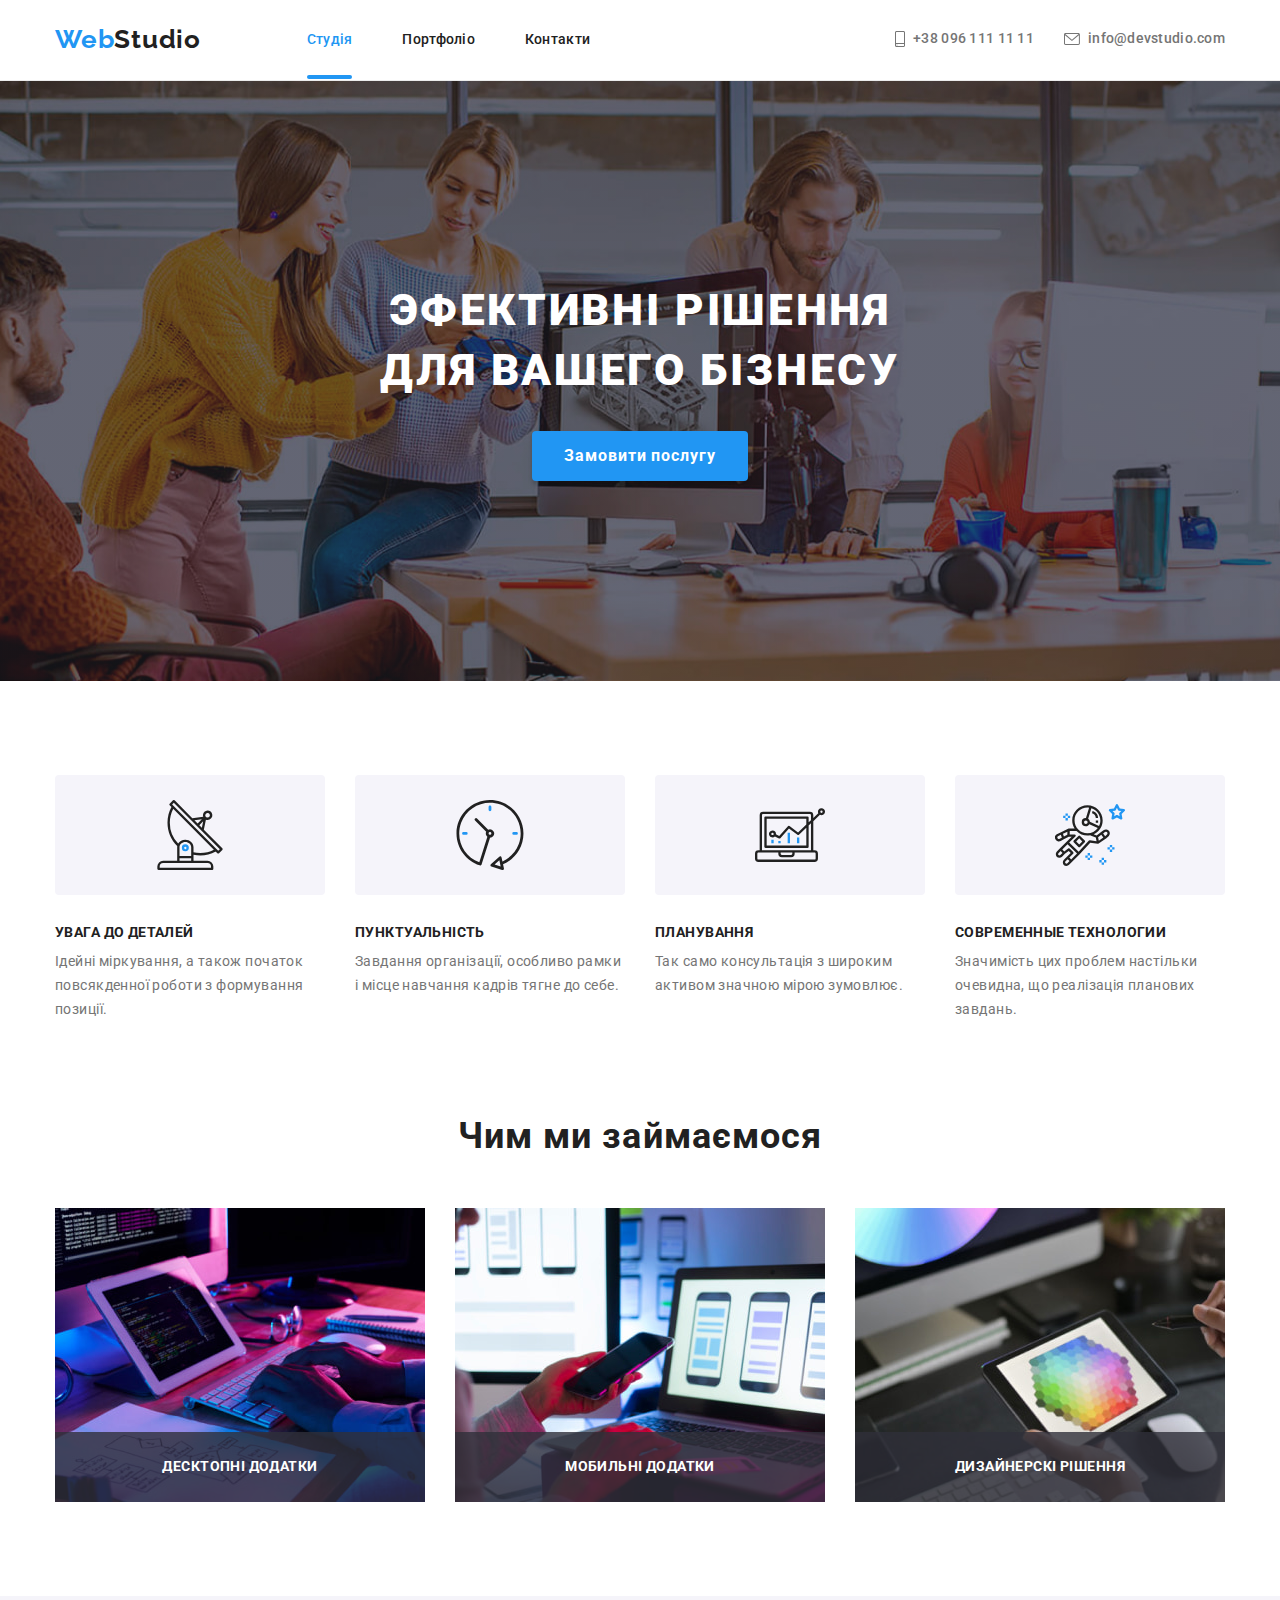
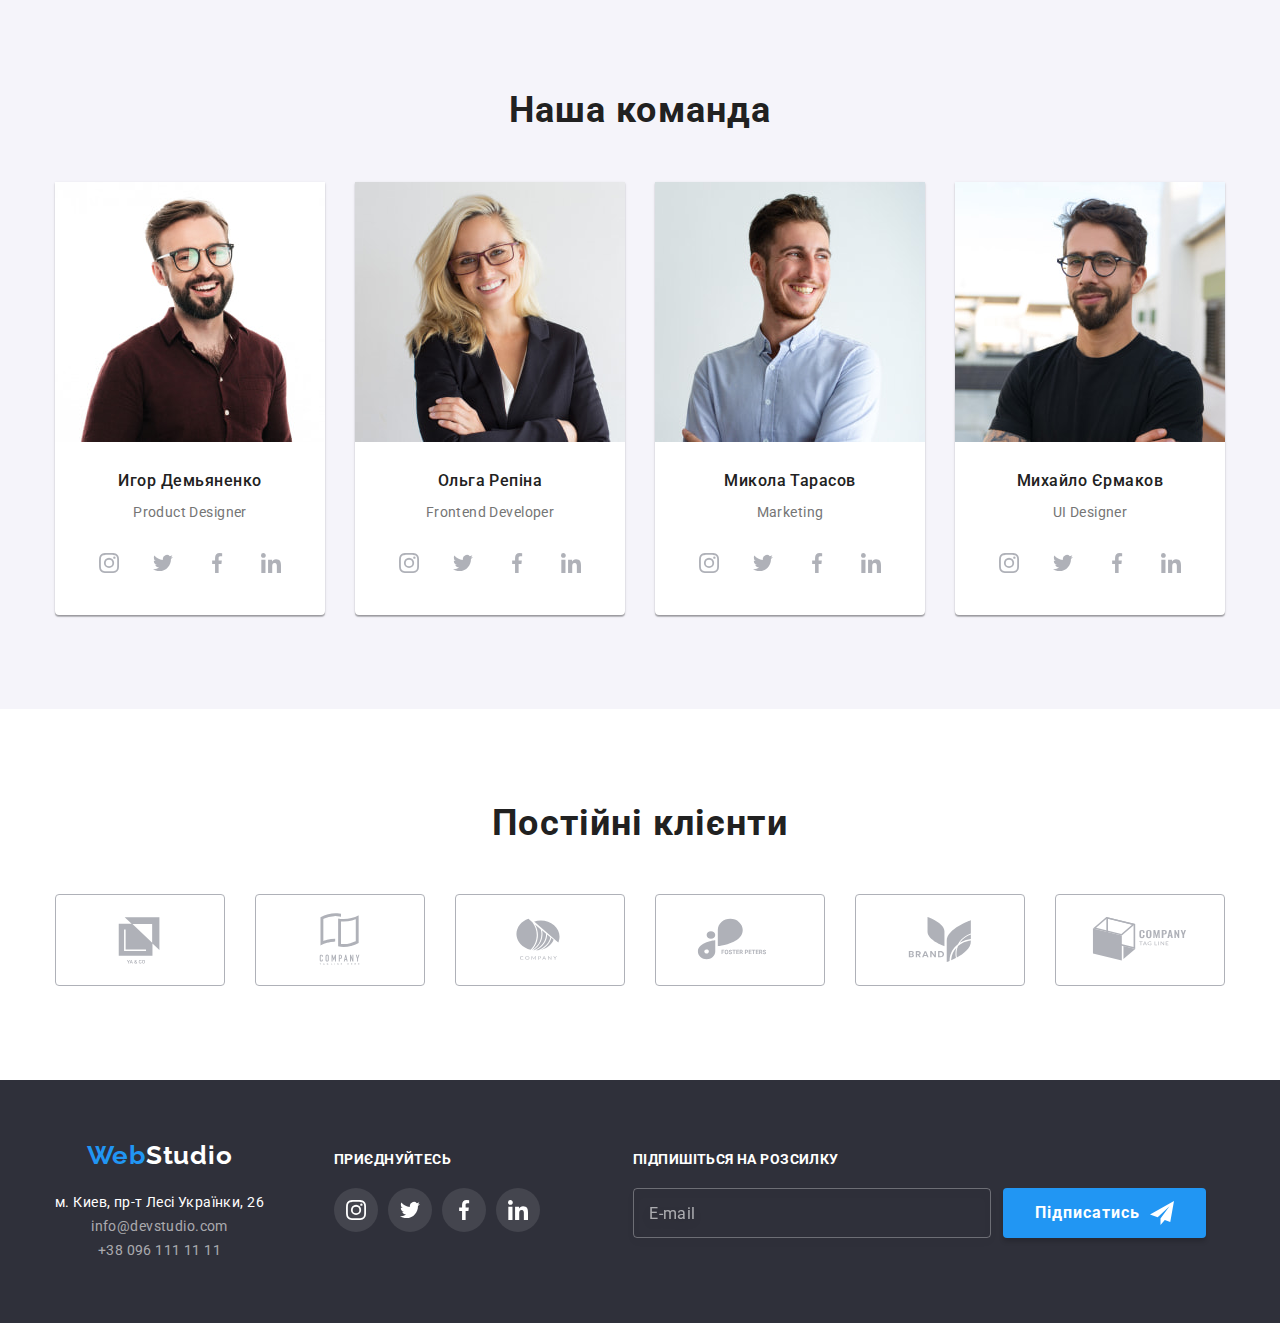
<file: index.html>
<!DOCTYPE html>
<html lang="en">
  <head>
    <meta charset="UTF-8" />
    <meta http-equiv="X-UA-Compatible" content="IE=edge" />
    <meta name="viewport" content="width=device-width, initial-scale=1.0" />
    <title>Студия</title>
    <link rel="icon" type="image/svg" href="./images/favicon.svg" />
    <link
      rel="stylesheet"
      href="https://cdnjs.cloudflare.com/ajax/libs/modern-normalize/1.1.0/modern-normalize.min.css"
    />
    <link rel="preconnect" href="https://fonts.googleapis.com" />
    <link rel="preconnect" href="https://fonts.gstatic.com" crossorigin />
    <link
      href="https://fonts.googleapis.com/css2?family=Raleway:wght@700&family=Roboto:wght@400;500;700;900&display=swap"
      rel="stylesheet"
    />
    <link rel="stylesheet" href="./css/main.min.css" />
  </head>

  <body class="body">
    <!-- шапка  -->
    <header class="page-header">
      <div class="container page-header__container">
        <!-- site nav -->
        <!-- <nav class="main-nav"> -->
        <div class="header__nav">
          <a class="logo page-header__logo" href="./index.html"
            >Web<span class="logo__studio">Studio</span></a
          >

          <!-- menu-btn -->
          <button
            class="menu__button is-open"
            type="button"
            aria-expanded="false"
            aria-controls="nav-container"
            data-menu-button
          >
            <svg width="40px" height="40px" aria-label="Переключатель мобильного меню">
              <use class="menu__icon-open" href="./images/icons.svg#icon-open"></use>
              <use class="main__icon-close" href="./images/icons.svg#icon-close"></use>
            </svg>
          </button>
        </div>

        <nav class="main-nav">
          <div class="nav-container" id="nav-container" data-menu>
            <!-- site-nav -->
            <ul class="site-nav">
              <li class="site-nav__item">
                <a class="site-nav__link site-nav__link--current" href="./index.html">Студія</a>
              </li>
              <li class="site-nav__item">
                <a class="site-nav__link" href="./portfolio.html">Портфоліо</a>
              </li>
              <li class="site-nav__item">
                <a class="site-nav__link" href="#footer">Контакти</a>
              </li>
            </ul>

            <!-- nav contacts -->
            <ul class="nav-contacts">
              <li class="nav-contacts__item">
                <a class="nav-contacts__link nav-contacts__link--tel" href="tel:+380961111111">
                  <svg class="nav-contacts__icon" width="10px" height="16px">
                    <use href="./images/icons.svg#icon-smartphone"></use>
                  </svg>
                  +38 096 111 11 11
                </a>
              </li>
              <li class="nav-contacts__item">
                <a
                  class="nav-contacts__link nav-contacts__link--mail"
                  href="mailto:info@devstudio.com"
                >
                  <svg class="nav-contacts__icon" width="16px" height="12px">
                    <use href="./images/icons.svg#icon-envelope"></use>
                  </svg>
                  info@devstudio.com
                </a>
              </li>
            </ul>

            <!-- nav social -->
            <ul class="nav-social">
              <li class="nav-social__item"><a class="nav-social__link" href="#">Instagram</a></li>
              <li class="nav-social__item"><a class="nav-social__link" href="#">Twitter</a></li>
              <li class="nav-social__item"><a class="nav-social__link" href="#">Facebook</a></li>
              <li class="nav-social__item"><a class="nav-social__link" href="#">LinkedIn</a></li>
            </ul>
          </div>
        </nav>
      </div>
    </header>
    <main>
      <!-- герой -->
      <section class="hero">
        <div class="container">
          <h1 class="hero__title">
            Эфективні рішення<br />
            для вашего бізнесу
          </h1>
          <button class="hero-button" type="button" data-modal-open>Замовити послугу</button>
        </div>
      </section>
      <!-- особености -->
      <section class="section">
        <div class="container">
          <h2 class="section__title visually-hidden">Особливості</h2>
          <ul class="pecularities-list">
            <li class="pecularities-list__item">
              <div class="pecularities-list__icon-bg">
                <svg class="pecularities-list__icon">
                  <use href="./images/icons.svg#icon-antenna" width="70px" height="70px"></use>
                </svg>
              </div>
              <h3 class="pecularities-list__title">Увага до деталей</h3>
              <p class="pecularities-list__text">
                Ідейні міркування, а також початок повсякденної роботи з формування позиції.
              </p>
            </li>
            <li class="pecularities-list__item">
              <div class="pecularities-list__icon-bg">
                <svg class="pecularities-list__icon">
                  <use href="./images/icons.svg#icon-clock" width="70px" height="70px"></use>
                </svg>
              </div>
              <h3 class="pecularities-list__title">Пунктуальність</h3>
              <p class="pecularities-list__text">
                Завдання організації, особливо рамки і місце навчання кадрів тягне до себе.
              </p>
            </li>
            <li class="pecularities-list__item">
              <div class="pecularities-list__icon-bg">
                <svg class="pecularities-list__icon">
                  <use href="./images/icons.svg#icon-diagram" width="70px" height="70px"></use>
                </svg>
              </div>
              <h3 class="pecularities-list__title">Планування</h3>
              <p class="pecularities-list__text">
                Так само консультація з широким активом значною мірою зумовлює.
              </p>
            </li>
            <li class="pecularities-list__item">
              <div class="pecularities-list__icon-bg">
                <svg class="pecularities-list__icon">
                  <use href="./images/icons.svg#icon-astronaut" width="70px" height="70px"></use>
                </svg>
              </div>
              <h3 class="pecularities-list__title">Современные технологии</h3>
              <p class="pecularities-list__text">
                Значимість цих проблем настільки очевидна, що реалізація планових завдань.
              </p>
            </li>
          </ul>
        </div>
      </section>
      <!-- чем мы занимаемся -->
      <section class="section section--padding-top about">
        <div class="container">
          <h2 class="section__title">Чим ми займаємося</h2>
          <ul class="about-list">
            <li class="about-list__item">
              <img
                srcset="./images/box-1.jpg 1x, ./images/box-1@2x.jpg 2x"
                src="./images/box-1.jpg"
                alt="Десктопные приложения"
                width="370"
              />
              <p class="about-list__text">Десктопні додатки</p>
            </li>
            <li class="about-list__item">
              <img
                srcset="./images/box-2.jpg 1x, ./images/box-2@2x.jpg 2x"
                src="./images/box-2.jpg"
                alt="Мобильные приложения"
                width="370"
              />
              <p class="about-list__text">Мобильні додатки</p>
            </li>
            <li class="about-list__item">
              <img
                srcset="./images/box-3.jpg 1x, ./images/box-3@2x.jpg 2x"
                src="./images/box-3.jpg"
                alt="Дизайнерские решения"
                width="370"
              />
              <p class="about-list__text">Дизайнерскі рішення</p>
            </li>
          </ul>
        </div>
      </section>
      <!-- наша команда -->
      <section class="section section--bgc">
        <div class="container">
          <h2 class="section__title">Наша команда</h2>

          <ul class="team-list">
            <li class="team-list__item">
              <img
                class="team-list__img"
                srcset="
                  ./images/designer-mobile.jpg     450w,
                  ./images/designer-mobile@2x.jpg  900w,
                  ./images/designer-tablet.jpg     354w,
                  ./images/designer-tablet@2x.jpg  708w,
                  ./images/designer-desktop.jpg    270w,
                  ./images/designer-desktop@2x.jpg 540w
                "
                sizes="(min-width: 1200px) 270px, (min-width: 768px) 354px, (max-width: 480px) 450px, 100vw"
                src="./images/designer-mobile.jpg"
                alt="Фото Игор Демьяненко"
              />

              <div class="team-content">
                <h3 class="team-content__title">Игор Демьяненко</h3>
                <p class="team-content__text">Product Designer</p>

                <ul class="social social--margin-top">
                  <li class="social__item social__item--margin-right">
                    <a class="social__link social__link--bgc" href="#">
                      <svg class="social__icon">
                        <use
                          href="./images/icons.svg#icon-instagram"
                          width="20px"
                          height="20px"
                        ></use>
                      </svg>
                    </a>
                  </li>
                  <li class="social__item social__item--margin-right">
                    <a class="social__link social__link--bgc" href="#">
                      <svg class="social__icon">
                        <use
                          href="./images/icons.svg#icon-twitter"
                          width="20px"
                          height="20px"
                        ></use>
                      </svg>
                    </a>
                  </li>
                  <li class="social__item social__item--margin-right">
                    <a class="social__link social__link--bgc" href="#">
                      <svg class="social__icon">
                        <use
                          href="./images/icons.svg#icon-facebook"
                          width="20px"
                          height="20px"
                        ></use>
                      </svg>
                    </a>
                  </li>
                  <li class="social__item social__item--margin-right">
                    <a class="social__link social__link--bgc" href="#">
                      <svg class="social__icon">
                        <use
                          href="./images/icons.svg#icon-linkedin"
                          width="20px"
                          height="20px"
                        ></use>
                      </svg>
                    </a>
                  </li>
                </ul>
              </div>
            </li>

            <li class="team-list__item">
              <img
                class="team-list__img"
                srcset="
                  ./images/frontend-developer-mobile.jpg     450w,
                  ./images/frontend-developer-mobile@2x.jpg  900w,
                  ./images/frontend-developer-tablet.jpg     354w,
                  ./images/frontend-developer-tablet@2x.jpg  708w,
                  ./images/frontend-developer-desktop.jpg    270w,
                  ./images/frontend-developer-desktop@2x.jpg 540w
                "
                sizes="(min-width: 1200px) 270px, (min-width: 768px) 354px, (max-width: 480px) 450px, 100vw"
                src="./images/frontend-developer-mobile.jpg"
                alt="Фото Ольга Репіна"
              />

              <div class="team-content">
                <h3 class="team-content__title">Ольга Репіна</h3>
                <p class="team-content__text">Frontend Developer</p>

                <ul class="social social--margin-top">
                  <li class="social__item social__item--margin-right">
                    <a class="social__link social__link--bgc" href="#">
                      <svg class="social__icon">
                        <use
                          href="./images/icons.svg#icon-instagram"
                          width="20px"
                          height="20px"
                        ></use>
                      </svg>
                    </a>
                  </li>
                  <li class="social__item social__item--margin-right">
                    <a class="social__link social__link--bgc" href="#">
                      <svg class="social__icon">
                        <use
                          href="./images/icons.svg#icon-twitter"
                          width="20px"
                          height="20px"
                        ></use>
                      </svg>
                    </a>
                  </li>
                  <li class="social__item social__item--margin-right">
                    <a class="social__link social__link--bgc" href="#">
                      <svg class="social__icon">
                        <use
                          href="./images/icons.svg#icon-facebook"
                          width="20px"
                          height="20px"
                        ></use>
                      </svg>
                    </a>
                  </li>
                  <li class="social__item social__item--margin-right">
                    <a class="social__link social__link--bgc" href="#">
                      <svg class="social__icon">
                        <use
                          href="./images/icons.svg#icon-linkedin"
                          width="20px"
                          height="20px"
                        ></use>
                      </svg>
                    </a>
                  </li>
                </ul>
              </div>
            </li>

            <li class="team-list__item">
              <img
                class="team-list__img"
                srcset="
                  ./images/marketing-mobile.jpg     450w,
                  ./images/marketing-mobile@2x.jpg  900w,
                  ./images/marketing-tablet.jpg     354w,
                  ./images/marketing-tablet@2x.jpg  708w,
                  ./images/marketing-desktop.jpg    270w,
                  ./images/marketing-desktop@2x.jpg 540w
                "
                sizes="(min-width: 1200px) 270px, (min-width: 768px) 354px, (max-width: 480px) 450px, 100vw"
                src="./images/marketing-mobile.jpg"
                alt="Фото Микола Тарасов"
              />

              <div class="team-content">
                <h3 class="team-content__title">Микола Тарасов</h3>
                <p class="team-content__text">Marketing</p>
                <ul class="social social--margin-top">
                  <li class="social__item social__item--margin-right">
                    <a class="social__link social__link--bgc" href="#">
                      <svg class="social__icon">
                        <use
                          href="./images/icons.svg#icon-instagram"
                          width="20px"
                          height="20px"
                        ></use>
                      </svg>
                    </a>
                  </li>
                  <li class="social__item social__item--margin-right">
                    <a class="social__link social__link--bgc" href="#">
                      <svg class="social__icon">
                        <use
                          href="./images/icons.svg#icon-twitter"
                          width="20px"
                          height="20px"
                        ></use>
                      </svg>
                    </a>
                  </li>
                  <li class="social__item social__item--margin-right">
                    <a class="social__link social__link--bgc" href="#">
                      <svg class="social__icon">
                        <use
                          href="./images/icons.svg#icon-facebook"
                          width="20px"
                          height="20px"
                        ></use>
                      </svg>
                    </a>
                  </li>
                  <li class="social__item social__item--margin-right">
                    <a class="social__link social__link--bgc" href="#">
                      <svg class="social__icon">
                        <use
                          href="./images/icons.svg#icon-linkedin"
                          width="20px"
                          height="20px"
                        ></use>
                      </svg>
                    </a>
                  </li>
                </ul>
              </div>
            </li>

            <li class="team-list__item">
              <img
                class="team-list__img"
                srcset="
                  ./images/ui-designer-mobile.jpg     450w,
                  ./images/ui-designer-mobile@2x.jpg  900w,
                  ./images/ui-designer-tablet.jpg     354w,
                  ./images/ui-designer-tablet@2x.jpg  708w,
                  ./images/ui-designer-desktop.jpg    270w,
                  ./images/ui-designer-desktop@2x.jpg 540w
                "
                sizes="(min-width: 1200px) 270px, (min-width: 768px) 354px, (max-width: 480px) 450px, 100vw"
                src="./images/ui-designer-mobile.jpg"
                alt="Фото Михайло Єрмаков"
              />

              <div class="team-content">
                <h3 class="team-content__title">Михайло Єрмаков</h3>
                <p class="team-content__text">UI Designer</p>

                <ul class="social social--margin-top">
                  <li class="social__item social__item--margin-right">
                    <a class="social__link social__link--bgc" href="#">
                      <svg class="social__icon">
                        <use
                          href="./images/icons.svg#icon-instagram"
                          width="20px"
                          height="20px"
                        ></use>
                      </svg>
                    </a>
                  </li>
                  <li class="social__item social__item--margin-right">
                    <a class="social__link social__link--bgc" href="#">
                      <svg class="social__icon">
                        <use
                          href="./images/icons.svg#icon-twitter"
                          width="20px"
                          height="20px"
                        ></use>
                      </svg>
                    </a>
                  </li>
                  <li class="social__item social__item--margin-right">
                    <a class="social__link social__link--bgc" href="#">
                      <svg class="social__icon">
                        <use
                          href="./images/icons.svg#icon-facebook"
                          width="20px"
                          height="20px"
                        ></use>
                      </svg>
                    </a>
                  </li>
                  <li class="social__item social__item--margin-right">
                    <a class="social__link social__link--bgc" href="#">
                      <svg class="social__icon">
                        <use
                          href="./images/icons.svg#icon-linkedin"
                          width="20px"
                          height="20px"
                        ></use>
                      </svg>
                    </a>
                  </li>
                </ul>
              </div>
            </li>
          </ul>
        </div>
      </section>
      <!-- постоянные клиенты -->
      <section class="section">
        <div class="container">
          <h2 class="section__title">Постійні клієнти</h2>

          <ul class="clients">
            <li class="clients__item">
              <a class="clients__link link" href="#">
                <svg class="clients__icon" width="106px" height="60px">
                  <use href="./images/icons.svg#icon-Logo-1"></use>
                </svg>
              </a>
            </li>
            <li class="clients__item">
              <a class="clients__link link" href="#">
                <svg class="clients__icon" width="106px" height="60px">
                  <use href="./images/icons.svg#icon-Logo-2"></use>
                </svg>
              </a>
            </li>
            <li class="clients__item">
              <a class="clients__link link" href="#">
                <svg class="clients__icon" width="106px" height="60px">
                  <use href="./images/icons.svg#icon-Logo-3"></use>
                </svg>
              </a>
            </li>
            <li class="clients__item">
              <a class="clients__link link" href="#">
                <svg class="clients__icon" width="106px" height="60px">
                  <use href="./images/icons.svg#icon-Logo-4"></use>
                </svg>
              </a>
            </li>
            <li class="clients__item">
              <a class="clients__link link" href="#">
                <svg class="clients__icon" width="106px" height="60px">
                  <use href="./images/icons.svg#icon-Logo-5"></use>
                </svg>
              </a>
            </li>
            <li class="clients__item">
              <a class="clients__link link" href="#">
                <svg class="clients__icon" width="106px" height="60px">
                  <use href="./images/icons.svg#icon-Logo-6"></use>
                </svg>
              </a>
            </li>
          </ul>
        </div>
      </section>
    </main>
    <!-- футер -->
    <footer class="footer" id="footer">
      <div class="container page-footer__container">
        <!-- контакты -->
        <div class="footer__wrapper">
          <div class="footer-contacts">
            <a class="logo footer__logo" href="./index.html"
              >Web<span class="logo__studio">Studio</span></a
            >
            <address class="footer-addres">
              <ul class="addres">
                <li class="addres__item">
                  <a
                    class="addres__contacts addres__contacts--white"
                    href="https://goo.gl/maps/KfxZ7QLkiHeS4Kzz8"
                    >м. Киев, пр-т Лесі Українки, 26</a
                  >
                </li>
                <li class="addres__item">
                  <a class="addres__contacts" href="mailto:info@devstudio.com"
                    >info@devstudio.com</a
                  >
                </li>
                <li class="addres__item">
                  <a class="addres__contacts" href="tel:+380961111111">+38 096 111 11 11</a>
                </li>
              </ul>
            </address>
          </div>

          <!-- приєднуйтесь -->
          <div class="footer-network">
            <p class="footer-network__text">приєднуйтесь</p>

            <ul class="social">
              <li class="social__item social__item--margin-right">
                <a class="social__link social__link--bgc" href="#">
                  <svg class="social__icon social__icon--big">
                    <use href="./images/icons.svg#icon-instagram" width="20px" height="20px"></use>
                  </svg>
                </a>
              </li>
              <li class="social__item social__item--margin-right">
                <a class="social__link social__link--bgc" href="#">
                  <svg class="social__icon social__icon--big">
                    <use href="./images/icons.svg#icon-twitter" width="20px" height="20px"></use>
                  </svg>
                </a>
              </li>
              <li class="social__item social__item--margin-right">
                <a class="social__link social__link--bgc" href="#">
                  <svg class="social__icon social__icon--big">
                    <use href="./images/icons.svg#icon-facebook" width="20px" height="20px"></use>
                  </svg>
                </a>
              </li>
              <li class="social__item social__item--margin-right">
                <a class="social__link social__link--bgc" href="#">
                  <svg class="social__icon social__icon--big">
                    <use href="./images/icons.svg#icon-linkedin" width="20px" height="20px"></use>
                  </svg>
                </a>
              </li>
            </ul>
          </div>
        </div>
        <!-- підписатись -->
        <div class="subscrb">
          <p class="footer-network__text">Підпишіться на розсилку</p>
          <form class="subscrb-form">
            <input
              class="subscrb-input"
              type="email"
              name="email"
              id="user-email"
              placeholder="E-mail"
            />

            <button class="subscrb-btn" type="submit">
              Підписатись
              <svg class="subscrb-btn__icon" width="24px" height="24px">
                <use href="./images/icons.svg#icon-icon-send" width="24px" height="24px"></use>
              </svg>
            </button>
          </form>
        </div>
      </div>
    </footer>
    <!-- модалка -->
    <div class="backdrop is-hidden" data-modal>
      <div class="modal container">
        <button class="btn-close" type="button" data-modal-close>
          <svg class="btn-close__icon" width="18px" height="18px">
            <use href="./images/icons.svg#icon-close-black"></use>
          </svg>
        </button>
        <h2 class="modal__title">Залиште свої дані, ми вам зателефонуємо</h2>
        <!-- форма -->
        <form class="form">
          <label class="field form__field"
            >Имя
            <input type="text" class="field__input" name="username" />
            <svg class="field__icon" width="18px" height="18px">
              <use href="./images/icons.svg#icon-person-modal"></use>
            </svg>
          </label>

          <label class="field form__field"
            >Телефон
            <input type="tel" class="field__input" name="tel" />
            <svg class="field__icon" width="18px" height="18px">
              <use href="./images/icons.svg#icon-phone-modal"></use>
            </svg>
          </label>

          <label class="field form__field"
            >Почта
            <input type="email" class="field__input" name="mail" />
            <svg class="field__icon" width="18px" height="18px">
              <use href="./images/icons.svg#icon-email-modal"></use>
            </svg>
          </label>

          <label class="field form__field"
            >Коментар
            <textarea class="field__textarea" name="comment" placeholder="Введіть текст"></textarea>
          </label>
        </form>
        <!-- чекбокс -->
        <label class="checkbox form__checkbox">
          <input class="checkbox__input visually-hidden" type="checkbox" name="agreement" />
          <span class="checkbox__icon"></span>
          <span class="ckechbox__text">
            Погоджуюсь с розсилкою та приймаю
            <a href="#" class="checkbox__link"> Умови договору</a>
          </span>
        </label>
        <button class="modal__btn" type="submit" data-modal-open="">Надіслати</button>
      </div>
    </div>
    <script src="./js/modal.js"></script>
    <script src="./js/menu.js"></script>
  </body>
</html>
</file>
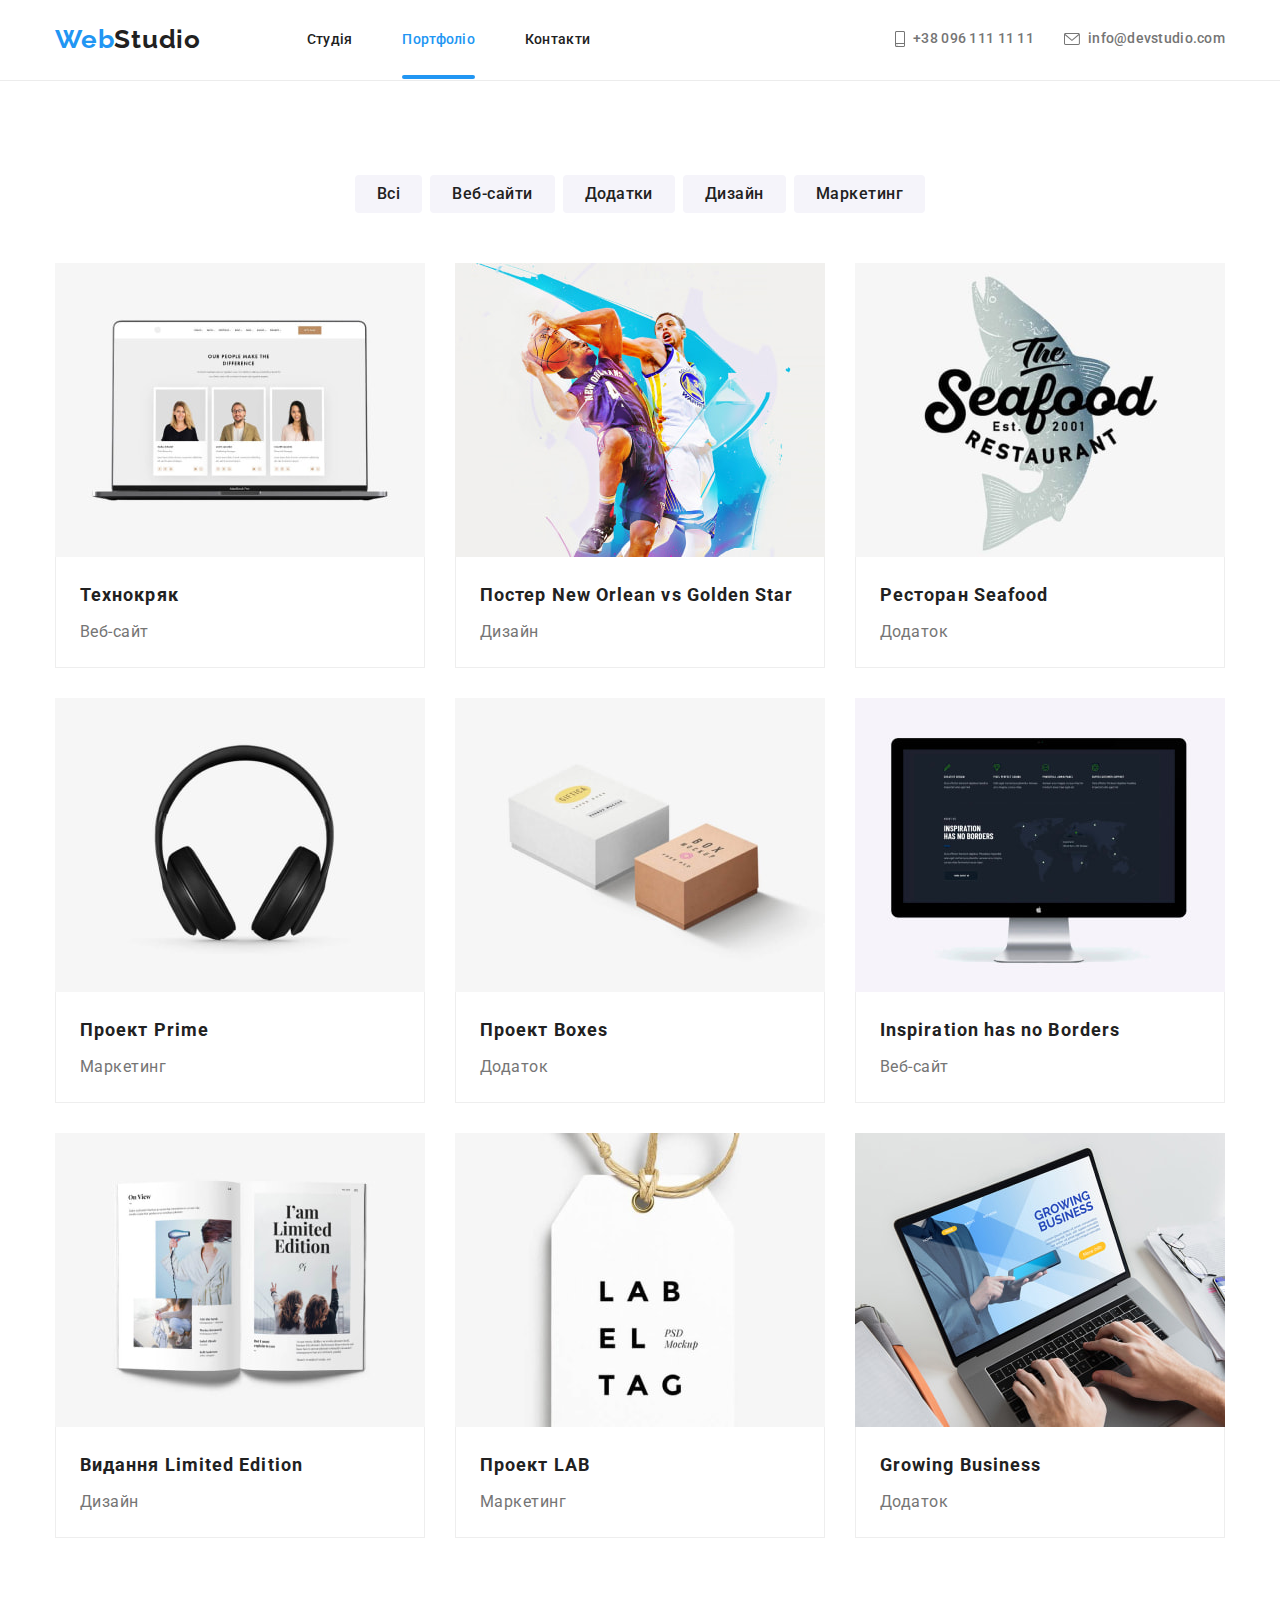
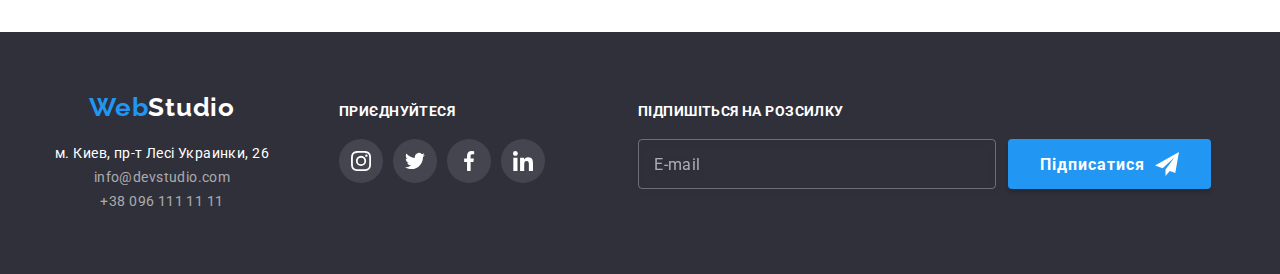
<file: portfolio.html>
<!DOCTYPE html>
<html lang="en">
  <head>
    <meta charset="UTF-8" />
    <meta http-equiv="X-UA-Compatible" content="IE=edge" />
    <meta name="viewport" content="width=device-width, initial-scale=1.0" />
    <title>Портфоліо</title>
    <link rel="icon" type="image/svg" href="./images/favicon.svg" />
    <link
      rel="stylesheet"
      href="https://cdnjs.cloudflare.com/ajax/libs/modern-normalize/1.1.0/modern-normalize.min.css"
    />
    <link rel="preconnect" href="https://fonts.googleapis.com" />
    <link rel="preconnect" href="https://fonts.gstatic.com" crossorigin />
    <link
      href="https://fonts.googleapis.com/css2?family=Raleway:wght@700&family=Roboto:wght@400;500;700;900&display=swap"
      rel="stylesheet"
    />
    <link rel="stylesheet" href="./css/main.min.css" />
  </head>

  <body class="body">
    <!-- шапка  -->
    <header class="page-header">
      <div class="container page-header__container">
        <!-- site nav -->
        <!-- <nav class="main-nav"> -->
        <div class="header__nav">
          <a class="logo page-header__logo" href="./index.html"
            >Web<span class="logo__studio">Studio</span></a
          >

          <!-- menu-btn -->
          <button
            class="menu__button is-open"
            type="button"
            aria-expanded="false"
            aria-controls="nav-container"
            data-menu-button
          >
            <svg width="40px" height="40px" aria-label="Переключатель мобильного меню">
              <use class="menu__icon-open" href="./images/icons.svg#icon-open"></use>
              <use class="main__icon-close" href="./images/icons.svg#icon-close"></use>
            </svg>
          </button>
        </div>

        <nav class="main-nav">
          <div class="nav-container" id="nav-container" data-menu>
            <!-- site-nav -->
            <ul class="site-nav">
              <li class="site-nav__item">
                <a class="site-nav__link" href="./index.html">Студія</a>
              </li>
              <li class="site-nav__item">
                <a class="site-nav__link site-nav__link--current" href="./portfolio.html"
                  >Портфоліо</a
                >
              </li>
              <li class="site-nav__item">
                <a class="site-nav__link" href="#footer">Контакти</a>
              </li>
            </ul>

            <!-- nav contacts -->
            <ul class="nav-contacts">
              <li class="nav-contacts__item">
                <a class="nav-contacts__link nav-contacts__link--tel" href="tel:+380961111111">
                  <svg class="nav-contacts__icon" width="10px" height="16px">
                    <use href="./images/icons.svg#icon-smartphone"></use>
                  </svg>
                  +38 096 111 11 11
                </a>
              </li>
              <li class="nav-contacts__item">
                <a
                  class="nav-contacts__link nav-contacts__link--mail"
                  href="mailto:info@devstudio.com"
                >
                  <svg class="nav-contacts__icon" width="16px" height="12px">
                    <use href="./images/icons.svg#icon-envelope"></use>
                  </svg>
                  info@devstudio.com
                </a>
              </li>
            </ul>

            <!-- nav social -->
            <ul class="nav-social">
              <li class="nav-social__item"><a class="nav-social__link" href="#">Instagram</a></li>
              <li class="nav-social__item"><a class="nav-social__link" href="#">Twitter</a></li>
              <li class="nav-social__item"><a class="nav-social__link" href="#">Facebook</a></li>
              <li class="nav-social__item"><a class="nav-social__link" href="#">LinkedIn</a></li>
            </ul>
          </div>
        </nav>
      </div>
    </header>
    <!-- Портфолио -->
    <!-- Фільтри -->
    <main>
      <section class="section">
        <div class="container">
          <h1 class="section__title visually-hidden">Фільтри</h1>
          <ul class="filters filters--margin-bottom">
            <li class="filters__item">
              <button class="filters__button" type="button">Всі</button>
            </li>
            <li class="filters__item">
              <button class="filters__button" type="button">Веб-сайти</button>
            </li>
            <li class="filters__item">
              <button class="filters__button" type="button">Додатки</button>
            </li>
            <li class="filters__item">
              <button class="filters__button" type="button">Дизайн</button>
            </li>
            <li class="filters__item">
              <button class="filters__button" type="button">Маркетинг</button>
            </li>
          </ul>

          <!-- проекты -->
          <ul class="projects">
            <li class="projects__item projects__item--margin web-1">
              <a class="projects__link" href="#">
                <div class="projects-card-thumb">
                  <img
                    class="team-list__img"
                    srcset="
                      ./images/technocryk-mobile.jpg     450w,
                      ./images/technocryk-mobile@2x.jpg  900w,
                      ./images/technocryk-tablet.jpg     354w,
                      ./images/technocryk-tablet@2x.jpg  708w,
                      ./images/technocryk-desktop.jpg    370w,
                      ./images/technocryk-desktop@2x.jpg 740w
                    "
                    sizes="(min-width: 1200px) 370px, (min-width: 768px) 354px, (max-width: 480px) 450px, 100vw"
                    src="./images/technocryk-mobile.jpg"
                    alt="Технокряк"
                  />

                  <div class="projects-overlay">
                    <p class="projects-overlay__text">
                      Lorem ipsum dolor sit amet, consectetur adipiscing elit. Maecenas gravida odio quis consequat venenatis. Quisque id ultricies magna, in porttitor odio.
                    </p>
                  </div>
                </div>

                <div class="projects-content">
                  <h2 class="projects-content__title">Технокряк</h2>
                  <p class="projects-content__text">Веб-сайт</p>
                </div>
              </a>
            </li>

            <li class="projects__item projects__item--margin design-1">
              <a class="projects__link" href="#">
                <div class="projects-card-thumb">
                  <img
                    class="team-list__img"
                    srcset="
                      ./images/poster-mobile.jpg     450w,
                      ./images/poster-mobile@2x.jpg  900w,
                      ./images/poster-tablet.jpg     354w,
                      ./images/poster-tablet@2x.jpg  708w,
                      ./images/poster-desktop.jpg    370w,
                      ./images/poster-desktop@2x.jpg 740w
                    "
                    sizes="(min-width: 1200px) 370px, (min-width: 768px) 354px, (max-width: 480px) 450px, 100vw"
                    src="./images/poster-mobile.jpg"
                    alt="Постер New Orlean vs Golden Star"
                  />

                  <div class="projects-overlay">
                    <p class="projects-overlay__text">
                      Lorem ipsum dolor sit amet, consectetur adipiscing elit. Maecenas gravida odio quis consequat venenatis. Quisque id ultricies magna, in porttitor odio.
                    </p>
                  </div>
                </div>

                <div class="projects-content">
                  <h2 class="projects-content__title">Постер New Orlean vs Golden Star</h2>
                  <p class="projects-content__text">Дизайн</p>
                </div>
              </a>
            </li>

            <li class="projects__item projects__item--margin app-1">
              <a class="projects__link" href="#">
                <div class="projects-card-thumb">
                  <img
                    class="team-list__img"
                    srcset="
                      ./images/seafood-mobile.jpg     450w,
                      ./images/seafood-mobile@2x.jpg  900w,
                      ./images/seafood-tablet.jpg     354w,
                      ./images/seafood-tablet@2x.jpg  708w,
                      ./images/seafood-desktop.jpg    370w,
                      ./images/seafood-desktop@2x.jpg 740w
                    "
                    sizes="(min-width: 1200px) 370px, (min-width: 768px) 354px, (max-width: 480px) 450px, 100vw"
                    src="./images/seafood-mobile.jpg"
                    alt="Ресторан Seafood"
                  />

                  <div class="projects-overlay">
                    <p class="projects-overlay__text">
                      Lorem ipsum dolor sit amet, consectetur adipiscing elit. Maecenas gravida odio quis consequat venenatis. Quisque id ultricies magna, in porttitor odio.
                    </p>
                  </div>
                </div>

                <div class="projects-content">
                  <h2 class="projects-content__title">Ресторан Seafood</h2>
                  <p class="projects-content__text">Додаток</p>
                </div>
              </a>
            </li>

            <li class="projects__item projects__item--margin marketing-1">
              <a class="projects__link" href="#">
                <div class="projects-card-thumb">
                  <img
                    class="team-list__img"
                    srcset="
                      ./images/prime-mobile.jpg     450w,
                      ./images/prime-mobile@2x.jpg  900w,
                      ./images/prime-tablet.jpg     354w,
                      ./images/prime-tablet@2x.jpg  708w,
                      ./images/prime-desktop.jpg    370w,
                      ./images/prime-desktop@2x.jpg 740w
                    "
                    sizes="(min-width: 1200px) 370px, (min-width: 768px) 354px, (max-width: 480px) 450px, 100vw"
                    src="./images/prime-mobile.jpg"
                    alt="Проект Prime"
                  />

                  <div class="projects-overlay">
                    <p class="projects-overlay__text">
                      Lorem ipsum dolor sit amet, consectetur adipiscing elit. Maecenas gravida odio quis consequat venenatis. Quisque id ultricies magna, in porttitor odio.
                    </p>
                  </div>
                </div>

                <div class="projects-content">
                  <h2 class="projects-content__title">Проект Prime</h2>
                  <p class="projects-content__text">Маркетинг</p>
                </div>
              </a>
            </li>

            <li class="projects__item projects__item--margin app-2">
              <a class="projects__link" href="#">
                <div class="projects-card-thumb">
                  <img
                    class="team-list__img"
                    srcset="
                      ./images/boxes-mobile.jpg     450w,
                      ./images/boxes-mobile@2x.jpg  900w,
                      ./images/boxes-tablet.jpg     354w,
                      ./images/boxes-tablet@2x.jpg  708w,
                      ./images/boxes-desktop.jpg    370w,
                      ./images/boxes-desktop@2x.jpg 740w
                    "
                    sizes="(min-width: 1200px) 370px, (min-width: 768px) 354px, (max-width: 480px) 450px, 100vw"
                    src="./images/boxes-mobile.jpg"
                    alt="Проект Boxes"
                  />

                  <div class="projects-overlay">
                    <p class="projects-overlay__text">
                      Lorem ipsum dolor sit amet, consectetur adipiscing elit. Maecenas gravida odio quis consequat venenatis. Quisque id ultricies magna, in porttitor odio.
                    </p>
                  </div>
                </div>

                <div class="projects-content">
                  <h2 class="projects-content__title">Проект Boxes</h2>
                  <p class="projects-content__text">Додаток</p>
                </div>
              </a>
            </li>

            <li class="projects__item projects__item--margin web-2">
              <a class="projects__link" href="#">
                <div class="projects-card-thumb">
                  <img
                    class="team-list__img"
                    srcset="
                      ./images/inspiration-mobile.jpg     450w,
                      ./images/inspiration-mobile@2x.jpg  900w,
                      ./images/inspiration-tablet.jpg     354w,
                      ./images/inspiration-tablet@2x.jpg  708w,
                      ./images/inspiration-desktop.jpg    370w,
                      ./images/inspiration-desktop@2x.jpg 740w
                    "
                    sizes="(min-width: 1200px) 370px, (min-width: 768px) 354px, (max-width: 480px) 450px, 100vw"
                    src="./images/inspiration-mobile.jpg"
                    alt="Inspiration has no Borders"
                  />

                  <div class="projects-overlay">
                    <p class="projects-overlay__text">
                      Lorem ipsum dolor sit amet, consectetur adipiscing elit. Maecenas gravida odio quis consequat venenatis. Quisque id ultricies magna, in porttitor odio.
                    </p>
                  </div>
                </div>

                <div class="projects-content">
                  <h2 class="projects-content__title">Inspiration has no Borders</h2>
                  <p class="projects-content__text">Веб-сайт</p>
                </div>
              </a>
            </li>

            <li class="projects__item projects__item--margin design-2">
              <a class="projects__link" href="#">
                <div class="projects-card-thumb">
                  <img
                    class="team-list__img"
                    srcset="
                      ./images/limited_edition-mobile.jpg     450w,
                      ./images/limited_edition-mobile@2x.jpg  900w,
                      ./images/limited_edition-tablet.jpg     354w,
                      ./images/limited_edition-tablet@2x.jpg  708w,
                      ./images/limited_edition-desktop.jpg    370w,
                      ./images/limited_edition-desktop@2x.jpg 740w
                    "
                    sizes="(min-width: 1200px) 370px, (min-width: 768px) 354px, (max-width: 480px) 450px, 100vw"
                    src="./images/limited_edition-mobile.jpg"
                    alt="Издание Limited Edition"
                  />

                  <div class="projects-overlay">
                    <p class="projects-overlay__text">
                      Lorem ipsum dolor sit amet, consectetur adipiscing elit. Maecenas gravida odio quis consequat venenatis. Quisque id ultricies magna, in porttitor odio.
                    </p>
                  </div>
                </div>

                <div class="projects-content">
                  <h2 class="projects-content__title">Видання Limited Edition</h2>
                  <p class="projects-content__text">Дизайн</p>
                </div>
              </a>
            </li>

            <li class="projects__item projects__item--margin marketing-2">
              <a class="projects__link" href="#">
                <div class="projects-card-thumb">
                  <img
                    class="team-list__img"
                    srcset="
                      ./images/lab-mobile.jpg     450w,
                      ./images/lab-mobile@2x.jpg  900w,
                      ./images/lab-tablet.jpg     354w,
                      ./images/lab-tablet@2x.jpg  708w,
                      ./images/lab-desktop.jpg    370w,
                      ./images/lab-desktop@2x.jpg 740w
                    "
                    sizes="(min-width: 1200px) 370px, (min-width: 768px) 354px, (max-width: 480px) 450px, 100vw"
                    src="./images/lab-mobile.jpg"
                    alt="Проект LAB"
                  />

                  <div class="projects-overlay">
                    <p class="projects-overlay__text">
                      Lorem ipsum dolor sit amet, consectetur adipiscing elit. Maecenas gravida odio quis consequat venenatis. Quisque id ultricies magna, in porttitor odio.
                    </p>
                  </div>
                </div>

                <div class="projects-content">
                  <h2 class="projects-content__title">Проект LAB</h2>
                  <p class="projects-content__text">Маркетинг</p>
                </div>
              </a>
            </li>

            <li class="projects__item projects__item--margin app-3">
              <a class="projects__link" href="#">
                <div class="projects-card-thumb">
                  <img
                    class="team-list__img"
                    srcset="
                      ./images/growing_business-mobile.jpg     450w,
                      ./images/growing_business-mobile@2x.jpg  900w,
                      ./images/growing_business-tablet.jpg     354w,
                      ./images/growing_business-tablet@2x.jpg  708w,
                      ./images/growing_business-desktop.jpg    370w,
                      ./images/growing_business-desktop@2x.jpg 740w
                    "
                    sizes="(min-width: 1200px) 370px, (min-width: 768px) 354px, (max-width: 480px) 450px, 100vw"
                    src="./images/growing_business-mobile.jpg"
                    alt="Growing Business"
                  />

                  <div class="projects-overlay">
                    <p class="projects-overlay__text">
                      Lorem ipsum dolor sit amet, consectetur adipiscing elit. Maecenas gravida odio quis consequat venenatis. Quisque id ultricies magna, in porttitor odio.
                    </p>
                  </div>
                </div>

                <div class="projects-content">
                  <h2 class="projects-content__title">Growing Business</h2>
                  <p class="projects-content__text">Додаток</p>
                </div>
              </a>
            </li>
          </ul>
        </div>
      </section>
    </main>
    <!-- футер -->
    <footer class="footer" id="footer">
      <div class="container page-footer__container">
        <!-- контакты -->
        <div class="footer__wrapper">
          <div class="footer-contacts">
            <a class="logo footer__logo" href="./index.html"
              >Web<span class="logo__studio">Studio</span></a
            >
            <address class="footer-addres">
              <ul class="addres">
                <li class="addres__item">
                  <a
                    class="addres__contacts addres__contacts--white"
                    href="https://goo.gl/maps/KfxZ7QLkiHeS4Kzz8"
                    >м. Киев, пр-т Лесі Украинки, 26</a
                  >
                </li>
                <li class="addres__item">
                  <a class="addres__contacts" href="mailto:info@devstudio.com"
                    >info@devstudio.com</a
                  >
                </li>
                <li class="addres__item">
                  <a class="addres__contacts" href="tel:+380961111111">+38 096 111 11 11</a>
                </li>
              </ul>
            </address>
          </div>

          <!-- присоединяйтесь -->
          <div class="footer-network">
            <p class="footer-network__text">приєднуйтеся</p>

            <ul class="social">
              <li class="social__item social__item--margin-right">
                <a class="social__link social__link--bgc" href="#">
                  <svg class="social__icon social__icon--big">
                    <use href="./images/icons.svg#icon-instagram" width="20px" height="20px"></use>
                  </svg>
                </a>
              </li>
              <li class="social__item social__item--margin-right">
                <a class="social__link social__link--bgc" href="#">
                  <svg class="social__icon social__icon--big">
                    <use href="./images/icons.svg#icon-twitter" width="20px" height="20px"></use>
                  </svg>
                </a>
              </li>
              <li class="social__item social__item--margin-right">
                <a class="social__link social__link--bgc" href="#">
                  <svg class="social__icon social__icon--big">
                    <use href="./images/icons.svg#icon-facebook" width="20px" height="20px"></use>
                  </svg>
                </a>
              </li>
              <li class="social__item social__item--margin-right">
                <a class="social__link social__link--bgc" href="#">
                  <svg class="social__icon social__icon--big">
                    <use href="./images/icons.svg#icon-linkedin" width="20px" height="20px"></use>
                  </svg>
                </a>
              </li>
            </ul>
          </div>
        </div>
        <!-- подписаться -->
        <div class="subscrb">
          <p class="footer-network__text">Підпишіться на розсилку</p>
          <form class="subscrb-form">
            <input
              class="subscrb-input"
              type="email"
              name="email"
              id="user-email"
              placeholder="E-mail"
            />

            <button class="subscrb-btn" type="submit">
              Підписатися
              <svg class="subscrb-btn__icon" width="24px" height="24px">
                <use href="./images/icons.svg#icon-icon-send" width="24px" height="24px"></use>
              </svg>
            </button>
          </form>
        </div>
      </div>
    </footer>
    <script src="./js/menu.js"></script>
    <script src="./js/portfolio-filters.js"></script>
  </body>
</html>
</file>
<file: css/main.min.css>
.body{font-family:Roboto,sans-serif;background-color:#fff;color:#757575}@media screen and (min-width: 320px){.body{overflow-x:hidden}}img{display:block;max-width:100%;height:auto}ul{list-style:none;padding:0;margin:0}.visually-hidden{position:absolute;width:1px;height:1px;margin:-1px;border:0;padding:0;white-space:nowrap;-webkit-clip-path:inset(100%);clip-path:inset(100%);clip:rect(0 0 0 0);overflow:hidden}.is-hidden{visibility:hidden;opacity:0;pointer-events:none}.container{width:100%;padding:0 15px;margin:0 auto}@media screen and (min-width: 480px){.container{width:480px}}@media screen and (min-width: 768px){.container{width:768px}}@media screen and (min-width: 1200px){.container{width:1200px}}.section{padding:60px 0}.section--bgc{background-color:#f5f4fa}@media screen and (min-width: 1200px){.section{padding:94px 0}.section--padding-top{padding-top:0}.section--bgc{background-color:#f5f4fa}}.section__title{margin-top:0;margin-bottom:30px;font-weight:700;font-size:28px;line-height:1.178;text-align:center;letter-spacing:0.03em;color:#212121}@media screen and (min-width: 1200px){.section__title{font-size:36px;line-height:1.16;margin-bottom:50px}}.logo,.page-header__logo,.footer__logo{display:inline-block;text-decoration:none;font-family:Raleway,sans-serif;font-style:normal;font-weight:700;font-size:26px;line-height:1.19;letter-spacing:0.03em;color:#2196f3}.site-nav{position:relative}.site-nav__item:not(:last-child){margin-right:50px}@media screen and (max-width: calc(768px - 1px)){.site-nav{margin-bottom:auto}}@media screen and (min-width: 768px){.site-nav{display:-webkit-box;display:-ms-flexbox;display:flex;-webkit-box-align:center;-ms-flex-align:center;align-items:center;position:relative;margin-right:84px}}@media screen and (min-width: 1200px){.site-nav{margin-right:305px}}.site-nav__link{position:relative;font-weight:500;font-size:40px;line-height:1.175;letter-spacing:0.02em;color:#212121;text-decoration:none;-webkit-transition:250ms cubic-bezier(0.4, 0, 0.2, 1);transition:250ms cubic-bezier(0.4, 0, 0.2, 1);-webkit-transition-property:color;transition-property:color}.site-nav__link:hover,.site-nav__link:focus{color:#2196f3}.site-nav__link--current{color:#2196f3}@media screen and (min-width: 768px){.site-nav__link--current::after{content:"";position:absolute;bottom:-28px;left:0;display:block;width:100%;height:4px;background:#2196f3;border-radius:2px}}@media screen and (min-width: 1200px){.site-nav__link--current::after{bottom:-32px}}@media screen and (max-width: 480px){.site-nav__link{font-size:30px}}@media screen and (min-width: 768px){.site-nav__link{font-size:14px;line-height:1.14;letter-spacing:0.02em}}@media screen and (max-width: calc(768px - 1px)){.site-nav__item:not(:last-child){margin-bottom:32px}}.main-button,.modal__btn,.hero-button,.subscrb-btn{display:inline-block;min-width:200px;padding:10px 32px;margin-bottom:0;font-weight:700;font-size:16px;line-height:1.87;letter-spacing:0.06em;background-color:#2196f3;color:#fff;cursor:pointer;border:none;-webkit-box-shadow:0px 4px 4px rgba(0,0,0,0.15);box-shadow:0px 4px 4px rgba(0,0,0,0.15);border-radius:4px;-webkit-transition:250ms cubic-bezier(0.4, 0, 0.2, 1);transition:250ms cubic-bezier(0.4, 0, 0.2, 1);-webkit-transition-property:background-color;transition-property:background-color}.main-button:hover,.modal__btn:hover,.hero-button:hover,.subscrb-btn:hover,.main-button:focus,.modal__btn:focus,.hero-button:focus,.subscrb-btn:focus{background-color:#188ce8}.social{display:-webkit-box;display:-ms-flexbox;display:flex;-webkit-box-pack:center;-ms-flex-pack:center;justify-content:center}.social--margin-top{margin-top:16px}.social__item--margin-right:not(:last-child){margin-right:10px}.social__link{display:-webkit-box;display:-ms-flexbox;display:flex;-ms-flex-wrap:wrap;flex-wrap:wrap;-webkit-box-pack:center;-ms-flex-pack:center;justify-content:center;-webkit-box-align:center;-ms-flex-align:center;align-items:center;width:44px;height:44px;background-color:#fff;border-radius:50%;-webkit-transition:250ms cubic-bezier(0.4, 0, 0.2, 1);transition:250ms cubic-bezier(0.4, 0, 0.2, 1);-webkit-transition-property:fill,background-color;transition-property:fill,background-color}.social__link:hover,.social__link:focus{fill:#fff;background-color:#2196f3}.social__link--bgc{background-color:rgba(255,255,255,0.1)}.social__icon{width:20px;height:20px;fill:#afb1b8;-webkit-transition:250ms cubic-bezier(0.4, 0, 0.2, 1);transition:250ms cubic-bezier(0.4, 0, 0.2, 1);-webkit-transition-property:fill;transition-property:fill}.social__link:hover .social__icon,.social__link:focus .social__icon{fill:#fff}.social__icon--big{fill:#fff;-webkit-transition:250ms cubic-bezier(0.4, 0, 0.2, 1);transition:250ms cubic-bezier(0.4, 0, 0.2, 1);-webkit-transition-property:fill;transition-property:fill}.social__icon--big:hover,.social__icon--big:focus{fill:#fff}.backdrop{position:fixed;top:0;left:0;z-index:2;width:100vw;height:100vh;background:rgba(0,0,0,0.2);opacity:1;-webkit-transition:250ms cubic-bezier(0.4, 0, 0.2, 1);transition:250ms cubic-bezier(0.4, 0, 0.2, 1);-webkit-transition-property:opacity;transition-property:opacity;overflow-y:scroll}.modal{position:absolute;top:50%;left:50%;-webkit-transform:translate(-50%, -50%);transform:translate(-50%, -50%);padding:40px;background-color:#fff;-webkit-box-shadow:0px 1px 3px rgba(0,0,0,0.12),0px 1px 1px rgba(0,0,0,0.14),0px 2px 1px rgba(0,0,0,0.2);box-shadow:0px 1px 3px rgba(0,0,0,0.12),0px 1px 1px rgba(0,0,0,0.14),0px 2px 1px rgba(0,0,0,0.2);border-radius:4px;-webkit-transition:250ms cubic-bezier(0.4, 0, 0.2, 1);transition:250ms cubic-bezier(0.4, 0, 0.2, 1);-webkit-transition-property:translate,background-color,-webkit-box-shadow;transition-property:translate,background-color,-webkit-box-shadow;transition-property:translate,background-color,box-shadow;transition-property:translate,background-color,box-shadow,-webkit-box-shadow}@media screen and (max-width: calc(1200px - 1px)){.modal{max-width:450px;min-height:609px}}@media screen and (min-width: 1200px){.modal{width:528px;min-height:581px}}.modal__title{margin:0;margin-bottom:12px;font-weight:700;font-size:20px;line-height:1.5;text-align:center;letter-spacing:0.03em;color:#212121}@media screen and (min-width: 1200px){.modal__title{line-height:1.15}}.btn-close{position:absolute;top:8px;right:8px;display:-webkit-box;display:-ms-flexbox;display:flex;-webkit-box-pack:center;-ms-flex-pack:center;justify-content:center;-webkit-box-align:center;-ms-flex-align:center;align-items:center;width:30px;height:30px;padding:0px;background-color:#fff;border:1px solid rgba(0,0,0,0.1);border-radius:50%;cursor:pointer;-webkit-transition:250ms cubic-bezier(0.4, 0, 0.2, 1);transition:250ms cubic-bezier(0.4, 0, 0.2, 1);-webkit-transition-property:fill;transition-property:fill}.btn-close:hover,.btn-close:focus{fill:#2196f3}.form{display:block}@media screen and (min-width: 1200px){.form{display:-webkit-box;display:-ms-flexbox;display:flex;-webkit-box-orient:vertical;-webkit-box-direction:normal;-ms-flex-direction:column;flex-direction:column;-webkit-box-pack:center;-ms-flex-pack:center;justify-content:center;-webkit-box-align:center;-ms-flex-align:center;align-items:center}}.field{position:relative;display:inline-block;width:100%;font-weight:400;font-size:12px;line-height:1.16;letter-spacing:0.01em;color:#757575}.field__input{width:100%;height:40px;margin-top:4px;padding-left:42px;border:1px solid rgba(33,33,33,0.2);-webkit-box-sizing:border-box;box-sizing:border-box;border-radius:4px;-webkit-transition:250ms cubic-bezier(0.4, 0, 0.2, 1);transition:250ms cubic-bezier(0.4, 0, 0.2, 1);-webkit-transition-property:border-color;transition-property:border-color}@media screen and (min-width: 1200px){.field__input{width:448px}}.field__icon{position:absolute;bottom:11px;left:12px;-webkit-transition:250ms cubic-bezier(0.4, 0, 0.2, 1);transition:250ms cubic-bezier(0.4, 0, 0.2, 1);-webkit-transition-property:fill;transition-property:fill}.field__input:focus,.field__input:focus ~ .field__icon,.field__textarea:focus{border-color:#2196f3;fill:#2196f3;outline:none;cursor:pointer}.form__field:not(:first-child){margin-top:10px}.field__textarea{display:block;resize:none;width:100%;height:120px;margin-top:4px;padding:12px 16px;border:1px solid rgba(33,33,33,0.2);-webkit-box-sizing:border-box;box-sizing:border-box;border-radius:4px;-webkit-transition:250ms cubic-bezier(0.4, 0, 0.2, 1);transition:250ms cubic-bezier(0.4, 0, 0.2, 1);-webkit-transition-property:border-color;transition-property:border-color}@media screen and (min-width: 1200px){.field__textarea{width:448px}}.field__textarea::-webkit-input-placeholder{font-weight:400;font-size:12px;line-height:1.16;letter-spacing:0.01em;color:rgba(117,117,117,0.5)}.field__textarea:-ms-input-placeholder{font-weight:400;font-size:12px;line-height:1.16;letter-spacing:0.01em;color:rgba(117,117,117,0.5)}.field__textarea::-ms-input-placeholder{font-weight:400;font-size:12px;line-height:1.16;letter-spacing:0.01em;color:rgba(117,117,117,0.5)}.field__textarea::placeholder{font-weight:400;font-size:12px;line-height:1.16;letter-spacing:0.01em;color:rgba(117,117,117,0.5)}.checkbox{display:-webkit-box;display:-ms-flexbox;display:flex;-webkit-box-align:center;-ms-flex-align:center;align-items:center;font-weight:400;font-size:12px;line-height:1.16;letter-spacing:0.03em;color:#757575}@media screen and (min-width: 1200px){.checkbox{font-size:14px}}.checkbox__link{position:relative;text-decoration:none;color:#2196f3}.checkbox__link::after{position:absolute;bottom:1px;left:0;content:'';width:100%;height:1px;background-color:#2196f3}.checkbox__icon{display:inline-block;margin-right:8px;width:16px;height:15px;border:2px solid #212121;border-radius:2px;-webkit-transition:250ms cubic-bezier(0.4, 0, 0.2, 1);transition:250ms cubic-bezier(0.4, 0, 0.2, 1);-webkit-transition-property:border-color,background-color,background-image;transition-property:border-color,background-color,background-image}.checkbox__input:checked+.checkbox__icon{border-color:#2196f3;background-color:#2196f3;background-image:url(../images/icon-check.svg);background-position:center;background-repeat:no-repeat;background-size:contain;background-origin:padding-box}.form__checkbox{margin-top:20px}.modal__btn{display:block;margin-top:31px;margin-right:auto;margin-left:auto}.page-header{position:relative;padding:16px 0;border-bottom:1px solid #ececec}@media screen and (min-width: 1200px){.page-header{padding-top:24px;padding-bottom:25px}}@media screen and (min-width: 768px){.page-header__container{display:-webkit-box;display:-ms-flexbox;display:flex;-webkit-box-pack:justify;-ms-flex-pack:justify;justify-content:space-between;-webkit-box-align:center;-ms-flex-align:center;align-items:center}}.header__nav{position:relative}.page-header__logo{display:inline-block}.page-header__logo .logo__studio{color:#212121}.menu__button{position:absolute;right:0;z-index:2;display:-webkit-inline-box;display:-ms-inline-flexbox;display:inline-flex;margin:0;padding:0;border:none;background-color:transparent;-webkit-transition:250ms cubic-bezier(0.4, 0, 0.2, 1);transition:250ms cubic-bezier(0.4, 0, 0.2, 1);-webkit-transition-property:fill;transition-property:fill}.menu__button:hover{fill:#2196f3}@media screen and (min-width: 768px){.menu__button{display:none}}.menu__button.is-open .main__icon-close{display:none}.menu__icon-open{display:none}.menu__button.is-open .menu__icon-open{display:block}.nav-container{background-color:#fff}.nav-container.is-open{display:-webkit-box;display:-ms-flexbox;display:flex;-webkit-box-orient:vertical;-webkit-box-direction:normal;-ms-flex-direction:column;flex-direction:column;height:100vh}@media screen and (max-width: calc(768px - 1px)){.nav-container{display:none;position:absolute;top:0;left:0;z-index:1;width:100vw;padding:48px 40px}}@media screen and (min-width: 768px){.nav-container{display:-webkit-box;display:-ms-flexbox;display:flex}}@media screen and (min-width: 768px) and (max-width: calc(1200px - 1px)){.nav-contacts{display:-webkit-box;display:-ms-flexbox;display:flex;-webkit-box-orient:vertical;-webkit-box-direction:reverse;-ms-flex-direction:column-reverse;flex-direction:column-reverse;-webkit-box-align:start;-ms-flex-align:start;align-items:flex-start}}@media screen and (min-width: 1200px){.nav-contacts{display:-webkit-box;display:-ms-flexbox;display:flex;-webkit-box-align:center;-ms-flex-align:center;align-items:center}}@media screen and (min-width: 1200px){.nav-contacts__item+.nav-contacts__item{margin-left:30px}}@media screen and (min-width: 768px){.nav-contacts__item{display:-webkit-box;display:-ms-flexbox;display:flex;-webkit-box-align:center;-ms-flex-align:center;align-items:center}}@media screen and (min-width: 768px) and (max-width: calc(1200px - 1px)){.nav-contacts__item:not(:last-child){margin-top:10px}}.nav-contacts__icon{display:none}@media screen and (min-width: 768px){.nav-contacts__icon{display:block;margin-right:8px;fill:currentColor}}.nav-contacts__link{text-decoration:none;font-weight:500;font-size:24px;line-height:1.16;letter-spacing:0.02em;color:#757575;-webkit-transition:250ms cubic-bezier(0.4, 0, 0.2, 1);transition:250ms cubic-bezier(0.4, 0, 0.2, 1);-webkit-transition-property:color,fill;transition-property:color,fill}.nav-contacts__link:hover,.nav-contacts__link:focus{color:#2196f3}.nav-contacts__link--tel{display:block;color:#2196f3;font-size:34px;line-height:1.25;margin-bottom:32px}@media screen and (max-width: 380px){.nav-contacts__link--tel{font-size:27px}}@media screen and (min-width: 768px){.nav-contacts__link--tel{margin:0px}}.nav-contacts__link--mail{display:block;margin-bottom:64px}@media screen and (min-width: 768px){.nav-contacts__link--mail{margin:0px}}@media screen and (min-width: 768px){.nav-contacts__link{display:-webkit-box;display:-ms-flexbox;display:flex;-webkit-box-align:center;-ms-flex-align:center;align-items:center;line-height:1.14;font-size:12px;line-height:1.16;color:#757575}}@media screen and (min-width: 1200px){.nav-contacts__link{font-size:14px;line-height:1.14}}@media screen and (min-width: 768px){.nav-social{display:none}}.nav-social__item{display:inline-block}.nav-social__item:not(:last-child)::after{content:"";border-right:1px solid rgba(33,33,33,0.2);margin-left:10px;margin-right:10px}.nav-social__link{text-decoration:none;font-weight:500;font-size:18px;line-height:1.22;letter-spacing:0.02em;color:#2196f3}@media screen and (max-width: 450px){.nav-social__link{font-size:10px}}.hero{text-align:center;margin:0 auto;padding:118px 0;background-image:-webkit-gradient(linear, left top, right top, from(rgba(47,48,58,0.4)), to(rgba(47,48,58,0.4))),url(../images/mobile-bg.jpg);background-image:linear-gradient(to right, rgba(47,48,58,0.4), rgba(47,48,58,0.4)),url(../images/mobile-bg.jpg);color:#fff;background-repeat:no-repeat;background-position:center;background-size:cover}@media (min-device-pixel-ratio: 2), (-webkit-min-device-pixel-ratio: 2), (min-resolution: 192dpi), (min-resolution: 2dppx){.hero{background-image:-webkit-gradient(linear, left top, right top, from(rgba(47,48,58,0.4)), to(rgba(47,48,58,0.4))),url(../images/mobile-bg@2x.jpg);background-image:linear-gradient(to right, rgba(47,48,58,0.4), rgba(47,48,58,0.4)),url(../images/mobile-bg@2x.jpg)}}@media screen and (min-width: 768px){.hero{background-image:-webkit-gradient(linear, left top, right top, from(rgba(47,48,58,0.4)), to(rgba(47,48,58,0.4))),url(../images/tablet-bg.jpg);background-image:linear-gradient(to right, rgba(47,48,58,0.4), rgba(47,48,58,0.4)),url(../images/tablet-bg.jpg)}}@media screen and (min-width: 768px) and (min-device-pixel-ratio: 2), screen and (min-width: 768px) and (-webkit-min-device-pixel-ratio: 2), screen and (min-width: 768px) and (min-resolution: 192dpi), screen and (min-width: 768px) and (min-resolution: 2dppx){.hero{background-image:-webkit-gradient(linear, left top, right top, from(rgba(47,48,58,0.4)), to(rgba(47,48,58,0.4))),url(../images/tablet-bg@2x.jpg);background-image:linear-gradient(to right, rgba(47,48,58,0.4), rgba(47,48,58,0.4)),url(../images/tablet-bg@2x.jpg)}}@media screen and (min-width: 1200px){.hero{padding:200px 0;max-width:1600px;background-image:-webkit-gradient(linear, left top, right top, from(rgba(47,48,58,0.4)), to(rgba(47,48,58,0.4))),url(../images/web-bg.jpg);background-image:linear-gradient(to right, rgba(47,48,58,0.4), rgba(47,48,58,0.4)),url(../images/web-bg.jpg)}}@media screen and (min-width: 1200px) and (min-device-pixel-ratio: 2), screen and (min-width: 1200px) and (-webkit-min-device-pixel-ratio: 2), screen and (min-width: 1200px) and (min-resolution: 192dpi), screen and (min-width: 1200px) and (min-resolution: 2dppx){.hero{background-image:-webkit-gradient(linear, left top, right top, from(rgba(47,48,58,0.4)), to(rgba(47,48,58,0.4))),url(../images/web-bg@2x.jpg);background-image:linear-gradient(to right, rgba(47,48,58,0.4), rgba(47,48,58,0.4)),url(../images/web-bg@2x.jpg)}}.hero__title{font-weight:900;font-size:26px;line-height:1.615;letter-spacing:0.06em;text-transform:uppercase;margin-top:0;margin-bottom:30px;padding:0}@media screen and (min-width: 1200px){.hero__title{font-size:44px;line-height:1.36}}@media screen and (min-width: 768px){.pecularities-list{display:-webkit-box;display:-ms-flexbox;display:flex;-ms-flex-wrap:wrap;flex-wrap:wrap}}@media screen and (min-width: 1200px){.pecularities-list{-ms-flex-wrap:nowrap;flex-wrap:nowrap}}@media screen and (min-width: 768px) and (max-width: calc(1200px - 1px)){.pecularities-list__item{-ms-flex-preferred-size:calc((100% - 2 * 30px) / 2);flex-basis:calc((100% - 2 * 30px) / 2)}.pecularities-list__item:not(:nth-child(2n)){margin-right:30px}}@media screen and (max-width: calc(1200px - 1px)){.pecularities-list__item:not(:nth-last-child(-n+2)){margin-bottom:30px}}@media screen and (min-width: 1200px){.pecularities-list__item{-ms-flex-preferred-size:calc((100% - 3 * 30px) / 4);flex-basis:calc((100% - 3 * 30px) / 4)}.pecularities-list__item:not(:last-child){margin-right:30px}}.pecularities-list__title{margin-top:0;margin-bottom:10px;text-align:center;font-weight:700;font-size:14px;line-height:1.14;letter-spacing:0.03em;text-transform:uppercase;color:#212121}@media screen and (min-width: 768px){.pecularities-list__title{text-align:start}}.pecularities-list__text{margin:0;font-weight:400;font-size:14px;line-height:1.71;letter-spacing:0.03em;color:#757575}.pecularities-list__icon{width:70px;height:70px}.pecularities-list__icon-bg{display:-webkit-box;display:-ms-flexbox;display:flex;-webkit-box-pack:center;-ms-flex-pack:center;justify-content:center;-webkit-box-align:center;-ms-flex-align:center;align-items:center;height:120px;background-color:#f5f4fa;border-radius:4px;margin-bottom:30px}@media screen and (min-width: 768px){.pecularities-list__icon-bg{width:354px}}@media screen and (min-width: 1200px){.pecularities-list__icon-bg{width:270px}}.about{display:none}@media screen and (min-width: 1200px){.about{display:block}}.about-list{display:-webkit-box;display:-ms-flexbox;display:flex;position:relative}.about-list__item{position:relative;-ms-flex-preferred-size:calc((100% - 2 * 30px) / 3);flex-basis:calc((100% - 2 * 30px) / 3)}.about-list__item:not(:last-child){margin-right:30px}.about-list__text{position:absolute;bottom:0;left:0;display:-webkit-box;display:-ms-flexbox;display:flex;-webkit-box-pack:center;-ms-flex-pack:center;justify-content:center;-webkit-box-align:center;-ms-flex-align:center;align-items:center;width:100%;height:70px;font-weight:700;font-size:14px;line-height:1.14;text-align:center;letter-spacing:0.03em;text-transform:uppercase;color:#fff;background:rgba(47,48,58,0.8);margin:0}@media screen and (min-width: 768px){.team-list{display:-webkit-box;display:-ms-flexbox;display:flex;-ms-flex-wrap:wrap;flex-wrap:wrap}}@media screen and (min-width: 1200px){.team-list{-ms-flex-wrap:nowrap;flex-wrap:nowrap}}.team-list__item{background:#fff;-webkit-box-shadow:0px 1px 3px rgba(0,0,0,0.12),0px 1px 1px rgba(0,0,0,0.14),0px 2px 1px rgba(0,0,0,0.2);box-shadow:0px 1px 3px rgba(0,0,0,0.12),0px 1px 1px rgba(0,0,0,0.14),0px 2px 1px rgba(0,0,0,0.2);border-radius:0px 0px 4px 4px}@media screen and (max-width: calc(768px - 1px)){.team-list__item:not(:last-child){margin-bottom:30px}}@media screen and (min-width: 768px) and (max-width: calc(1200px - 1px)){.team-list__item:not(:nth-last-child(-n+2)){margin-bottom:30px}.team-list__item:not(:nth-child(2n)){margin-right:30px}}@media screen and (min-width: 1200px){.team-list__item{-ms-flex-preferred-size:calc((100% - 3 * 30px) / 4);flex-basis:calc((100% - 3 * 30px) / 4)}.team-list__item:not(:last-child){margin-right:30px}}.team-content{text-align:center;padding-top:30px;padding-bottom:24px}@media screen and (min-width: 1200px){.team-content{padding:30px 32px}}.team-content__title{margin:0;font-weight:500;font-size:16px;line-height:1.18;letter-spacing:0.03em;color:#212121}.team-content__text{margin-top:10px;margin-bottom:0;font-weight:400;font-size:16px;line-height:1.18;letter-spacing:0.03em;color:#757575}@media screen and (min-width: 1200px){.team-content__text{font-size:14px;line-height:1.71}}.clients{display:-webkit-box;display:-ms-flexbox;display:flex;-ms-flex-wrap:wrap;flex-wrap:wrap;-webkit-box-pack:center;-ms-flex-pack:center;justify-content:center}@media screen and (max-width: 1199px){.clients{margin-left:-30px;margin-bottom:-30px}}@media screen and (min-width: 1200px){.clients{-ms-flex-wrap:nowrap;flex-wrap:nowrap}}.clients__item{width:100%;height:92px}@media screen and (max-width: calc(768px - 1px)){.clients__item{-ms-flex-preferred-size:calc(100% / 2 - 30px);flex-basis:calc(100% / 2 - 30px);margin-left:30px;margin-bottom:30px}}@media screen and (min-width: 768px) and (max-width: calc(1200px - 1px)){.clients__item{-ms-flex-preferred-size:calc(100% / 3 - 30px);flex-basis:calc(100% / 3 - 30px);margin-left:30px;margin-bottom:30px}}@media screen and (min-width: 1200px){.clients__item:not(:first-child){margin-left:30px}}.clients__link{display:-webkit-box;display:-ms-flexbox;display:flex;-webkit-box-pack:center;-ms-flex-pack:center;justify-content:center;-webkit-box-align:center;-ms-flex-align:center;align-items:center;height:92px;border:1px solid #afb1b8;border-radius:4px;-webkit-transition:250ms cubic-bezier(0.4, 0, 0.2, 1);transition:250ms cubic-bezier(0.4, 0, 0.2, 1);-webkit-transition-property:fill,border-color;transition-property:fill,border-color}.clients__link:hover,.clients__link:focus{fill:#2196f3;border-color:#2196f3}.clients__icon{fill:#afb1b8;-webkit-transition:250ms cubic-bezier(0.4, 0, 0.2, 1);transition:250ms cubic-bezier(0.4, 0, 0.2, 1);-webkit-transition-property:fill;transition-property:fill}.clients__link:hover .clients__icon,.clients__link:focus .clients__icon{fill:#2196f3}.filters{display:-webkit-box;display:-ms-flexbox;display:flex}.filters--margin-bottom{margin-bottom:40px}@media screen and (min-width: 768px){.filters--margin-bottom{margin-bottom:30px}}@media screen and (min-width: 1200px){.filters--margin-bottom{margin-bottom:50px}}@media screen and (max-width: calc(768px - 1px)){.filters{-ms-flex-wrap:wrap;flex-wrap:wrap;-webkit-box-pack:start;-ms-flex-pack:start;justify-content:start}}@media screen and (min-width: 768px){.filters{-webkit-box-pack:center;-ms-flex-pack:center;justify-content:center}}.filters__item:not(:last-child){margin-right:8px}@media screen and (min-width: 200px) and (max-width: 399px){.filters__item:not(:last-child){margin-bottom:15px}}@media screen and (max-width: calc(768px - 1px)){.filters__item:not(:nth-last-child(-n+3)){margin-bottom:15px}}.filters__button{font-weight:500;font-size:16px;line-height:1.62;text-align:center;letter-spacing:0.03em;background-color:#f5f4fa;color:#212121;border:none;border-radius:4px;padding:6px 22px;-webkit-transition:250ms cubic-bezier(0.4, 0, 0.2, 1);transition:250ms cubic-bezier(0.4, 0, 0.2, 1);-webkit-transition-property:background-color,color,-webkit-box-shadow;transition-property:background-color,color,-webkit-box-shadow;transition-property:background-color,color,box-shadow;transition-property:background-color,color,box-shadow,-webkit-box-shadow}.filters__button:hover,.filters__button:focus{background-color:#2196f3;color:#fff;cursor:pointer;-webkit-box-shadow:0px 3px 1px rgba(0,0,0,0.1),0px 1px 2px rgba(0,0,0,0.08),0px 2px 2px rgba(0,0,0,0.12);box-shadow:0px 3px 1px rgba(0,0,0,0.1),0px 1px 2px rgba(0,0,0,0.08),0px 2px 2px rgba(0,0,0,0.12)}@media screen and (min-width: 768px){.projects{display:-webkit-box;display:-ms-flexbox;display:flex;-ms-flex-wrap:wrap;flex-wrap:wrap;margin-right:calc(-1 * 30px);margin-bottom:calc(-1 * 30px)}}@media screen and (max-width: calc(768px - 1px)){.projects__item--margin:not(:last-child){margin-bottom:30px}}@media screen and (min-width: 768px){.projects__item{width:354px;-ms-flex-preferred-size:calc((100% - 2 * 30px) / 2);flex-basis:calc((100% - 2 * 30px) / 2)}.projects__item--margin{margin-right:30px;margin-bottom:30px}}@media screen and (min-width: 1200px){.projects__item{-ms-flex-preferred-size:calc((100% - 3 * 30px) / 3);flex-basis:calc((100% - 3 * 30px) / 3)}.projects__item--margin{margin-bottom:30px}}.projects__link{display:-webkit-box;display:-ms-flexbox;display:flex;-webkit-box-orient:vertical;-webkit-box-direction:normal;-ms-flex-direction:column;flex-direction:column;height:100%;text-decoration:none;margin:0;padding:0;-webkit-transition:250ms cubic-bezier(0.4, 0, 0.2, 1);transition:250ms cubic-bezier(0.4, 0, 0.2, 1);-webkit-transition-property:-webkit-box-shadow;transition-property:-webkit-box-shadow;transition-property:box-shadow;transition-property:box-shadow, -webkit-box-shadow}.projects__link:hover{-webkit-box-shadow:0px 1px 1px rgba(0,0,0,0.12),0px 4px 4px rgba(0,0,0,0.06),1px 4px 6px rgba(0,0,0,0.16);box-shadow:0px 1px 1px rgba(0,0,0,0.12),0px 4px 4px rgba(0,0,0,0.06),1px 4px 6px rgba(0,0,0,0.16)}.projects-content{-webkit-box-flex:1;-ms-flex-positive:1;flex-grow:1;padding:20px 24px;border-right:1px solid #eeeeee;border-bottom:1px solid #eeeeee;border-left:1px solid #eeeeee}.projects-content__title{margin:0;padding:0;font-weight:700;font-size:18px;line-height:2;letter-spacing:0.06em;color:#212121}.projects-content__text{margin-top:4px;margin-bottom:0;font-weight:400;font-size:16px;line-height:1.87;letter-spacing:0.03em;color:#757575}.projects-card-thumb{position:relative;overflow:hidden}.projects-overlay{position:absolute;top:0;left:0;width:100%;height:100%;background:rgba(33,150,243,0.9);-webkit-transform:translateY(100%);transform:translateY(100%);-webkit-transition:250ms cubic-bezier(0.4, 0, 0.2, 1);transition:250ms cubic-bezier(0.4, 0, 0.2, 1);-webkit-transition-property:-webkit-transform;transition-property:-webkit-transform;transition-property:transform;transition-property:transform, -webkit-transform}.projects__link:hover .projects-overlay,.projects__link:focus .projects-overlay{-webkit-transform:translateY(0);transform:translateY(0)}.projects-overlay__text{position:absolute;top:0;left:0;padding:63px 24px;margin:0;font-weight:400;font-size:18px;line-height:1.55;letter-spacing:0.03em;color:#fff}@media screen and (max-width: 400px){.projects-overlay__text{font-size:12px;padding:43px 24px}}@media screen and (min-width: 768px) and (max-width: 1199px){.projects-overlay__text{padding:50px 24px}}.footer{padding:60px 0;background-color:#2f303a;color:#fff}@media screen and (min-width: 1200px){.page-footer__container{display:-webkit-box;display:-ms-flexbox;display:flex;-webkit-box-align:baseline;-ms-flex-align:baseline;align-items:baseline}}@media screen and (max-width: calc(1199px)){.footer__wrapper{margin-bottom:60px}}@media screen and (min-width: 768px){.footer__wrapper{display:-webkit-box;display:-ms-flexbox;display:flex;-ms-flex-pack:distribute;justify-content:space-around;-webkit-box-align:baseline;-ms-flex-align:baseline;align-items:baseline}}.footer-contacts{text-align:center;margin-bottom:60px}@media screen and (min-width: 768px){.footer-contacts{margin:0}}@media screen and (min-width: 1200px){.footer-contacts{display:-webkit-box;display:-ms-flexbox;display:flex;-webkit-box-orient:vertical;-webkit-box-direction:normal;-ms-flex-direction:column;flex-direction:column;-webkit-box-flex:1;-ms-flex-positive:1;flex-grow:1}}.footer__logo{margin-bottom:20px}.footer__logo .logo__studio{color:#fff}.addres{font-style:normal;font-weight:400;font-size:14px;line-height:1.71;letter-spacing:0.03em}.addres__item__item:not(:last-child){margin-bottom:9px}.addres__item__item:first-child{margin-bottom:6px}.addres__contacts{display:block;color:rgba(255,255,255,0.6);text-decoration:none;-webkit-transition:250ms cubic-bezier(0.4, 0, 0.2, 1);transition:250ms cubic-bezier(0.4, 0, 0.2, 1);-webkit-transition-property:color;transition-property:color}.addres__contacts--white{color:#fff}.addres__contacts:hover,.addres__contacts:focus{color:#2196f3}@media screen and (max-width: calc(1200px - 1px)){.footer-network{text-align:center}}@media screen and (min-width: 1200px){.footer-network{display:-webkit-box;display:-ms-flexbox;display:flex;-webkit-box-orient:vertical;-webkit-box-direction:normal;-ms-flex-direction:column;flex-direction:column;-webkit-box-align:start;-ms-flex-align:start;align-items:start;margin-left:70px}}.footer-network__text{padding:0;margin:0;margin-bottom:20px;font-weight:700;font-size:14px;line-height:1.14;letter-spacing:0.03em;text-transform:uppercase;color:#fff}@media screen and (max-width: calc(1200px - 1px)){.subscrb{text-align:center}}@media screen and (min-width: 1200px){.subscrb{margin-left:93px}}@media screen and (min-width: 768px) and (max-width: calc(1200px - 1px)){.subscrb-form{display:-webkit-box;display:-ms-flexbox;display:flex;-webkit-box-orient:vertical;-webkit-box-direction:normal;-ms-flex-direction:column;flex-direction:column;-webkit-box-align:center;-ms-flex-align:center;align-items:center}}@media screen and (min-width: 1200px){.subscrb-form{display:-webkit-box;display:-ms-flexbox;display:flex}}.subscrb-input{width:100%;height:50px;margin-bottom:20px;padding:15px;background:transparent;border:1px solid rgba(255,255,255,0.3);-webkit-box-sizing:border-box;box-sizing:border-box;-webkit-filter:drop-shadow(0px 4px 4px rgba(0,0,0,0.15));filter:drop-shadow(0px 4px 4px rgba(0,0,0,0.15));border-radius:4px;color:#fff;-webkit-transition:250ms cubic-bezier(0.4, 0, 0.2, 1);transition:250ms cubic-bezier(0.4, 0, 0.2, 1);-webkit-transition-property:border-color,outline;transition-property:border-color,outline}@media screen and (min-width: 768px){.subscrb-input{width:450px}}@media screen and (min-width: 1200px){.subscrb-input{width:358px;margin-bottom:0}}.subscrb-input:focus{border-color:#2196f3;outline:none}.subscrb-input::-webkit-input-placeholder{font-weight:400;font-size:16px;line-height:1.25;letter-spacing:0.03em;color:rgba(255,255,255,0.6)}.subscrb-input:-ms-input-placeholder{font-weight:400;font-size:16px;line-height:1.25;letter-spacing:0.03em;color:rgba(255,255,255,0.6)}.subscrb-input::-ms-input-placeholder{font-weight:400;font-size:16px;line-height:1.25;letter-spacing:0.03em;color:rgba(255,255,255,0.6)}.subscrb-input::placeholder{font-weight:400;font-size:16px;line-height:1.25;letter-spacing:0.03em;color:rgba(255,255,255,0.6)}.subscrb-input:not(:placeholder-shown){color:rgba(255,255,255,0.6)}@media screen and (min-width: 1200px){.subscrb-btn{display:-webkit-box;display:-ms-flexbox;display:flex;-webkit-box-pack:center;-ms-flex-pack:center;justify-content:center;-webkit-box-align:center;-ms-flex-align:center;align-items:center;margin:0;margin-left:12px}}.subscrb-btn__icon{margin-left:10px}
/*# sourceMappingURL=main.min.css.map */
</file>
